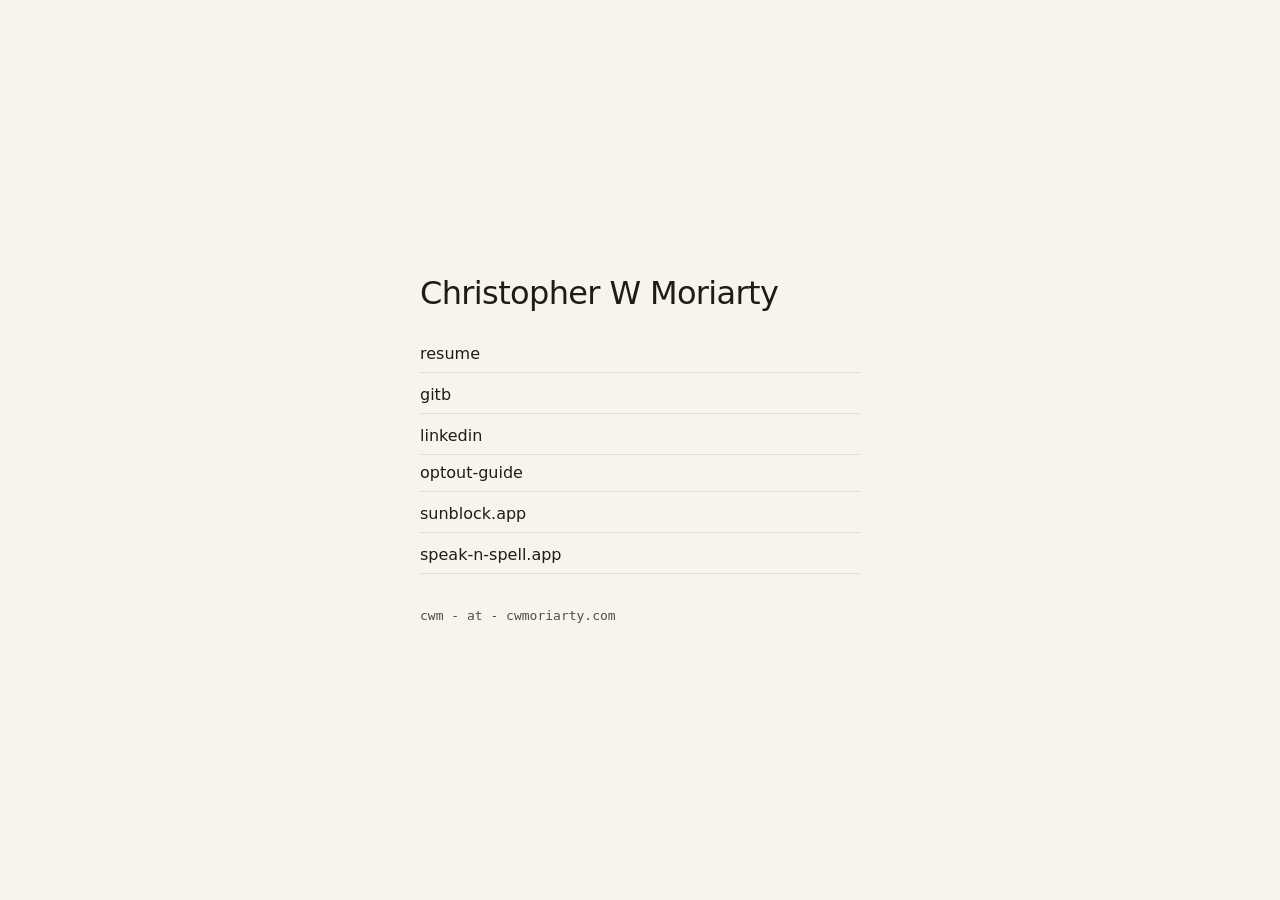
<file: index.html>
<!DOCTYPE html>
<html lang="en">
<head>
  <meta charset="UTF-8">
  <meta name="viewport" content="width=device-width, initial-scale=1">
  <meta name="color-scheme" content="light">
  <title>Christopher W Moriarty</title>
  <style>
    :root {
      --bg-light: #f7f4ee;
      --surface-light: #fdfbf7;
      --border-light: rgba(31, 27, 22, 0.11);
      --text-light: #1f1b16;
      --secondary-light: #544c42;
      --muted-light: #6b6358;
      --accent-light: #146c5c;

      --bg-dark: #141415;
      --surface-dark: #19191b;
      --border-dark: rgba(237, 237, 237, 0.1);
      --text-dark: #ededed;
      --secondary-dark: #a8a8ad;
      --muted-dark: #8c8c93;
      --accent-dark: #4cc38a;

      --bg: var(--bg-light);
      --surface: var(--surface-light);
      --border: var(--border-light);
      --text: var(--text-light);
      --secondary: var(--secondary-light);
      --muted: var(--muted-light);
      --accent: var(--accent-light);

      color-scheme: light dark;
    }

    @media (prefers-color-scheme: dark) {
      :root {
        --bg: var(--bg-dark);
        --surface: var(--surface-dark);
        --border: var(--border-dark);
        --text: var(--text-dark);
        --secondary: var(--secondary-dark);
        --muted: var(--muted-dark);
        --accent: var(--accent-dark);
      }
    }

    @supports (color: light-dark(white, black)) {
      :root {
        --bg: light-dark(var(--bg-light), var(--bg-dark));
        --surface: light-dark(var(--surface-light), var(--surface-dark));
        --border: light-dark(var(--border-light), var(--border-dark));
        --text: light-dark(var(--text-light), var(--text-dark));
        --secondary: light-dark(var(--secondary-light), var(--secondary-dark));
        --muted: light-dark(var(--muted-light), var(--muted-dark));
        --accent: light-dark(var(--accent-light), var(--accent-dark));
      }
    }

    *, *::before, *::after { box-sizing: border-box; }

    body {
      margin: 0;
      min-block-size: 100vh;
      display: grid;
      place-items: center;
      padding: 32px 24px;
      font-family: ui-sans-serif, -apple-system, BlinkMacSystemFont, "Segoe UI", system-ui, sans-serif;
      background-color: var(--bg);
      color: var(--text);
      line-height: 1.5;
      -webkit-font-smoothing: antialiased;
    }

    main {
      inline-size: min(440px, 100%);
    }

    h1 {
      margin: 0 0 24px;
      font-size: clamp(1.5rem, 1.2rem + 1vw, 2rem);
      font-weight: 500;
      line-height: 1.2;
      letter-spacing: -0.02em;
    }

    nav {
      display: flex;
      flex-direction: column;
      gap: 24px;
    }

    .link-group {
      list-style: none;
      margin: 0;
      padding: 0;
      display: flex;
      flex-direction: column;
      gap: 4px;
    }

    .group-label {
      font-family: ui-monospace, "SFMono-Regular", Menlo, Consolas, monospace;
      font-size: 0.75rem;
      color: var(--muted);
      margin-bottom: 4px;
    }

    a {
      display: inline-flex;
      align-items: center;
      justify-content: space-between;
      inline-size: 100%;
      min-block-size: 36px;
      padding: 6px 0;
      color: var(--text);
      text-decoration: none;
      border-bottom: 1px solid var(--border);
      transition: color 140ms cubic-bezier(0.22, 1, 0.36, 1), border-color 140ms cubic-bezier(0.22, 1, 0.36, 1);
    }

    a:hover {
      color: var(--accent);
      border-bottom-color: var(--accent);
    }

    a:focus-visible {
      outline: 2px solid var(--accent);
      outline-offset: 2px;
      border-radius: 4px;
    }

    .meta {
      font-family: ui-monospace, "SFMono-Regular", Menlo, Consolas, monospace;
      font-size: 0.8125rem;
      color: var(--muted);
    }

    footer {
      margin-top: 32px;
      font-family: ui-monospace, "SFMono-Regular", Menlo, Consolas, monospace;
      font-size: 0.8125rem;
      color: var(--secondary);
    }
  </style>
</head>
<body>
  <main>
    <h1>Christopher W Moriarty</h1>
      <div>
        <ul class="link-group" role="list">
          <li><a href="Chris%20Moriarty%20-%20Resume.pdf"><span>resume</span></a></li>
          <li><a href="https://github.com/cwmoriarty" rel="noopener noreferrer"><span>gitb</span></a></li>
          <li><a href="https://www.linkedin.com/in/cwmoriarty/" rel="noopener noreferrer"><span>linkedin</span></a></li>
        </ul>
      </div>
      <div>
        <ul class="link-group" role="list">
          <li><a href="/optout-guide"><span>optout-guide</span></a></li>
          <li><a href="https://sunblock.app" rel="noopener noreferrer"><span>sunblock.app</span></a></li>
          <li><a href="https://speak-n-spell.app" rel="noopener noreferrer"><span>speak-n-spell.app</span></a></li>
        </ul>
      </div>
    </nav>
    <footer>
      <code>cwm - at - cwmoriarty.com</code>
    </footer>
  </main>
</body>
</html>
</file>
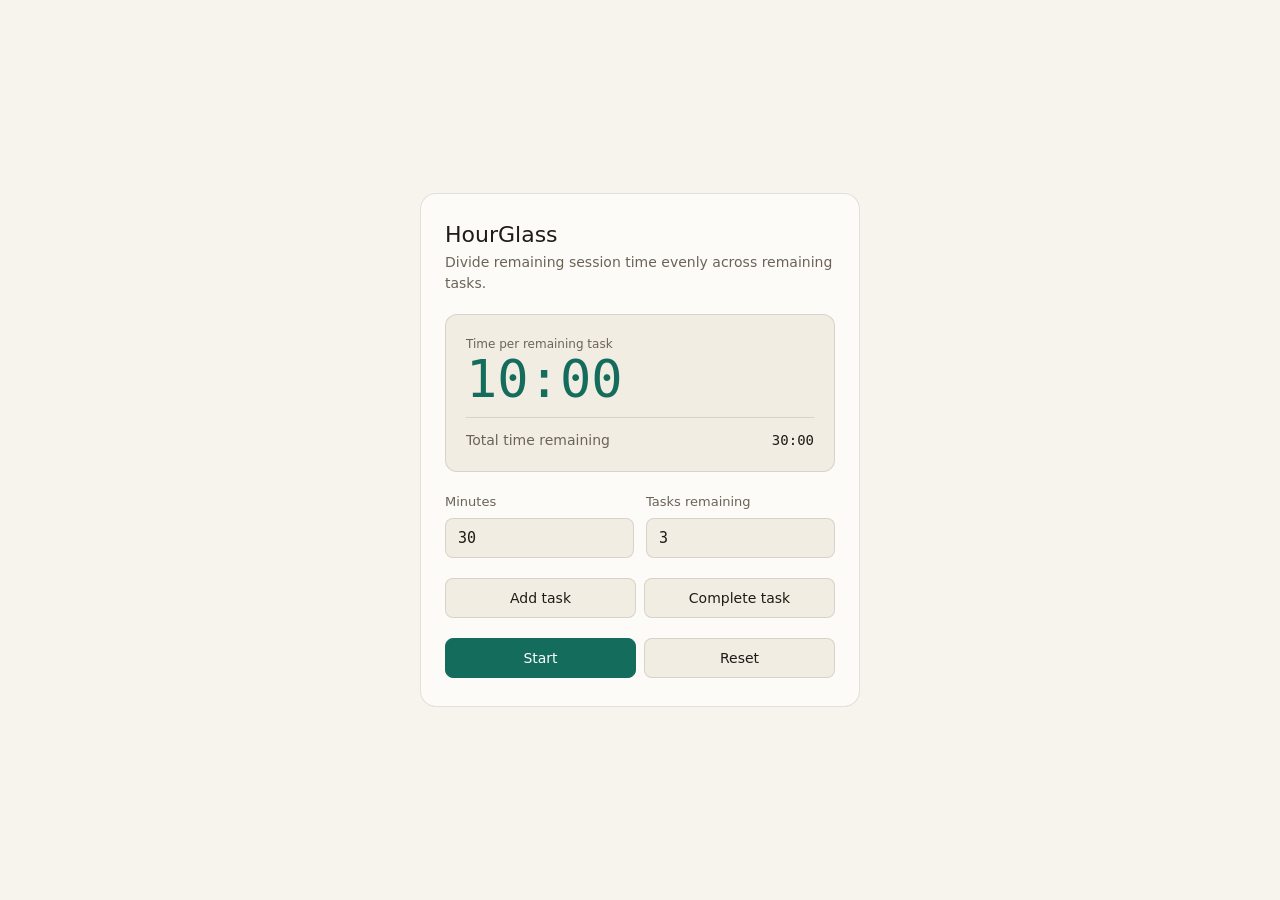
<file: hourglass.html>
<!DOCTYPE html>
<html lang="en">
<head>
  <meta charset="UTF-8">
  <meta name="viewport" content="width=device-width, initial-scale=1">
  <meta name="color-scheme" content="light dark">
  <title>HourGlass — Task Pacing Timer</title>
  <style>
    :root {
      --bg-light: #f7f4ee;
      --card-light: #fdfbf7;
      --raised-light: #f2ede3;
      --border-light: rgba(31, 27, 22, 0.12);
      --text-light: #1f1b16;
      --muted-light: #6b6358;
      --accent-light: #146c5c;
      --accent-ink-light: #ffffff;

      --bg-dark: #141415;
      --card-dark: #19191b;
      --raised-dark: #232325;
      --border-dark: rgba(237, 237, 237, 0.12);
      --text-dark: #ededed;
      --muted-dark: #8c8c93;
      --accent-dark: #4cc38a;
      --accent-ink-dark: #0d1f17;

      --bg: var(--bg-light);
      --card: var(--card-light);
      --raised: var(--raised-light);
      --border: var(--border-light);
      --text: var(--text-light);
      --muted: var(--muted-light);
      --accent: var(--accent-light);
      --accent-ink: var(--accent-ink-light);

      color-scheme: light dark;
    }

    @media (prefers-color-scheme: dark) {
      :root {
        --bg: var(--bg-dark);
        --card: var(--card-dark);
        --raised: var(--raised-dark);
        --border: var(--border-dark);
        --text: var(--text-dark);
        --muted: var(--muted-dark);
        --accent: var(--accent-dark);
        --accent-ink: var(--accent-ink-dark);
      }
    }

    @supports (color: light-dark(white, black)) {
      :root {
        --bg: light-dark(var(--bg-light), var(--bg-dark));
        --card: light-dark(var(--card-light), var(--card-dark));
        --raised: light-dark(var(--raised-light), var(--raised-dark));
        --border: light-dark(var(--border-light), var(--border-dark));
        --text: light-dark(var(--text-light), var(--text-dark));
        --muted: light-dark(var(--muted-light), var(--muted-dark));
        --accent: light-dark(var(--accent-light), var(--accent-dark));
        --accent-ink: light-dark(var(--accent-ink-light), var(--accent-ink-dark));
      }
    }

    *, *::before, *::after { box-sizing: border-box; }

    body {
      margin: 0;
      min-block-size: 100vh;
      display: grid;
      place-items: center;
      padding: 24px;
      font-family: ui-sans-serif, -apple-system, BlinkMacSystemFont, "Segoe UI", system-ui, sans-serif;
      background-color: var(--bg);
      color: var(--text);
      line-height: 1.5;
    }

    main {
      inline-size: min(440px, 100%);
      padding: 28px 24px;
      background-color: var(--card);
      border: 1px solid var(--border);
      border-radius: 16px;
      display: flex;
      flex-direction: column;
      gap: 20px;
    }

    h1 {
      margin: 0;
      font-size: 1.375rem;
      font-weight: 500;
      line-height: 1.2;
    }

    .subtitle {
      margin: 4px 0 0;
      font-size: 0.875rem;
      color: var(--muted);
    }

    .readout {
      padding: 20px;
      background-color: var(--raised);
      border: 1px solid var(--border);
      border-radius: 12px;
      display: flex;
      flex-direction: column;
      gap: 12px;
    }

    .readout-label {
      font-size: 0.75rem;
      color: var(--muted);
    }

    #tasktimer {
      font-family: ui-monospace, "SFMono-Regular", Menlo, Consolas, monospace;
      font-size: clamp(2.5rem, 2rem + 2vw, 3.25rem);
      font-weight: 500;
      line-height: 1;
      font-variant-numeric: tabular-nums;
      color: var(--accent);
    }

    .total-row {
      display: flex;
      justify-content: space-between;
      align-items: baseline;
      padding-top: 12px;
      border-top: 1px solid var(--border);
      font-size: 0.875rem;
      color: var(--muted);
    }

    #timer {
      font-family: ui-monospace, "SFMono-Regular", Menlo, Consolas, monospace;
      font-variant-numeric: tabular-nums;
      color: var(--text);
      font-weight: 500;
    }

    .inputs {
      display: grid;
      grid-template-columns: 1fr 1fr;
      gap: 12px;
    }

    label {
      display: flex;
      flex-direction: column;
      gap: 6px;
      font-size: 0.8125rem;
      color: var(--muted);
      font-weight: 500;
    }

    input[type="number"] {
      inline-size: 100%;
      min-block-size: 40px;
      padding: 8px 12px;
      border-radius: 8px;
      border: 1px solid var(--border);
      background-color: var(--raised);
      color: var(--text);
      font-family: ui-monospace, "SFMono-Regular", Menlo, Consolas, monospace;
      font-size: 0.9375rem;
    }

    .controls {
      display: flex;
      gap: 8px;
      flex-wrap: wrap;
    }

    button {
      flex: 1;
      min-block-size: 40px;
      padding: 8px 14px;
      border-radius: 8px;
      border: 1px solid var(--border);
      background-color: var(--raised);
      color: var(--text);
      font-family: inherit;
      font-size: 0.875rem;
      font-weight: 500;
      cursor: pointer;
    }

    button.primary {
      background-color: var(--accent);
      border-color: var(--accent);
      color: var(--accent-ink);
    }

    :where(button, input):focus-visible {
      outline: 2px solid var(--accent);
      outline-offset: 2px;
    }
  </style>
</head>
<body>
  <main>
    <header>
      <h1 id="title">HourGlass</h1>
      <p class="subtitle">Divide remaining session time evenly across remaining tasks.</p>
    </header>

    <div class="readout" aria-live="off">
      <div>
        <div class="readout-label">Time per remaining task</div>
        <div id="tasktimer">10:00</div>
      </div>
      <div class="total-row">
        <span>Total time remaining</span>
        <span id="timer">30:00</span>
      </div>
    </div>

    <div class="inputs">
      <label for="minutesInput">
        Minutes
        <input type="number" id="minutesInput" value="30" min="1" max="1440">
      </label>
      <label for="tasksInput">
        Tasks remaining
        <input type="number" id="tasksInput" value="3" min="0" max="999">
      </label>
    </div>

    <div class="controls">
      <button type="button" id="addTaskBtn">Add task</button>
      <button type="button" id="completeTaskBtn">Complete task</button>
    </div>

    <div class="controls">
      <button type="button" id="startBtn" class="primary">Start</button>
      <button type="button" id="resetBtn">Reset</button>
    </div>
  </main>

  <script>
    (function () {
      "use strict";

      var minutesEl = document.getElementById("minutesInput");
      var tasksEl = document.getElementById("tasksInput");
      var timerEl = document.getElementById("timer");
      var taskTimerEl = document.getElementById("tasktimer");
      var titleEl = document.getElementById("title");
      var startBtn = document.getElementById("startBtn");
      var resetBtn = document.getElementById("resetBtn");
      var addTaskBtn = document.getElementById("addTaskBtn");
      var completeTaskBtn = document.getElementById("completeTaskBtn");

      var timerInterval = null;
      var timeRemaining = 30 * 60;
      var hasStarted = false;
      var countTasks = 3;

      function formatClock(totalSeconds) {
        var safe = Math.max(0, Math.floor(totalSeconds));
        var mins = Math.floor(safe / 60);
        var secs = safe % 60;
        return mins + ":" + String(secs).padStart(2, "0");
      }

      function render() {
        timerEl.textContent = formatClock(timeRemaining);
        if (countTasks <= 0) {
          taskTimerEl.textContent = "Done";
        } else {
          taskTimerEl.textContent = formatClock(timeRemaining / countTasks);
        }
        tasksEl.value = String(countTasks);
      }

      function stopTimer() {
        if (timerInterval) {
          clearInterval(timerInterval);
          timerInterval = null;
        }
        startBtn.textContent = "Start";
      }

      function tick() {
        if (timeRemaining <= 0) {
          stopTimer();
          titleEl.textContent = "HourGlass — Time up";
          render();
          return;
        }
        timeRemaining -= 1;
        render();
      }

      startBtn.addEventListener("click", function () {
        if (timerInterval) {
          stopTimer();
          return;
        }
        if (!hasStarted || timeRemaining <= 0) {
          var mins = parseInt(minutesEl.value, 10);
          timeRemaining = (Number.isFinite(mins) && mins > 0 ? mins : 1) * 60;
          hasStarted = true;
        }
        titleEl.textContent = "HourGlass";
        timerInterval = setInterval(tick, 1000);
        startBtn.textContent = "Pause";
        render();
      });

      resetBtn.addEventListener("click", function () {
        stopTimer();
        hasStarted = false;
        var mins = parseInt(minutesEl.value, 10);
        timeRemaining = (Number.isFinite(mins) && mins > 0 ? mins : 30) * 60;
        titleEl.textContent = "HourGlass";
        render();
      });

      addTaskBtn.addEventListener("click", function () {
        countTasks += 1;
        render();
      });

      completeTaskBtn.addEventListener("click", function () {
        countTasks = Math.max(0, countTasks - 1);
        render();
      });

      tasksEl.addEventListener("input", function () {
        var val = parseInt(tasksEl.value, 10);
        countTasks = Number.isFinite(val) && val >= 0 ? val : 0;
        render();
      });

      minutesEl.addEventListener("change", function () {
        if (!hasStarted) {
          var mins = parseInt(minutesEl.value, 10);
          timeRemaining = (Number.isFinite(mins) && mins > 0 ? mins : 1) * 60;
          render();
        }
      });

      render();
    })();
  </script>
</body>
</html>
</file>
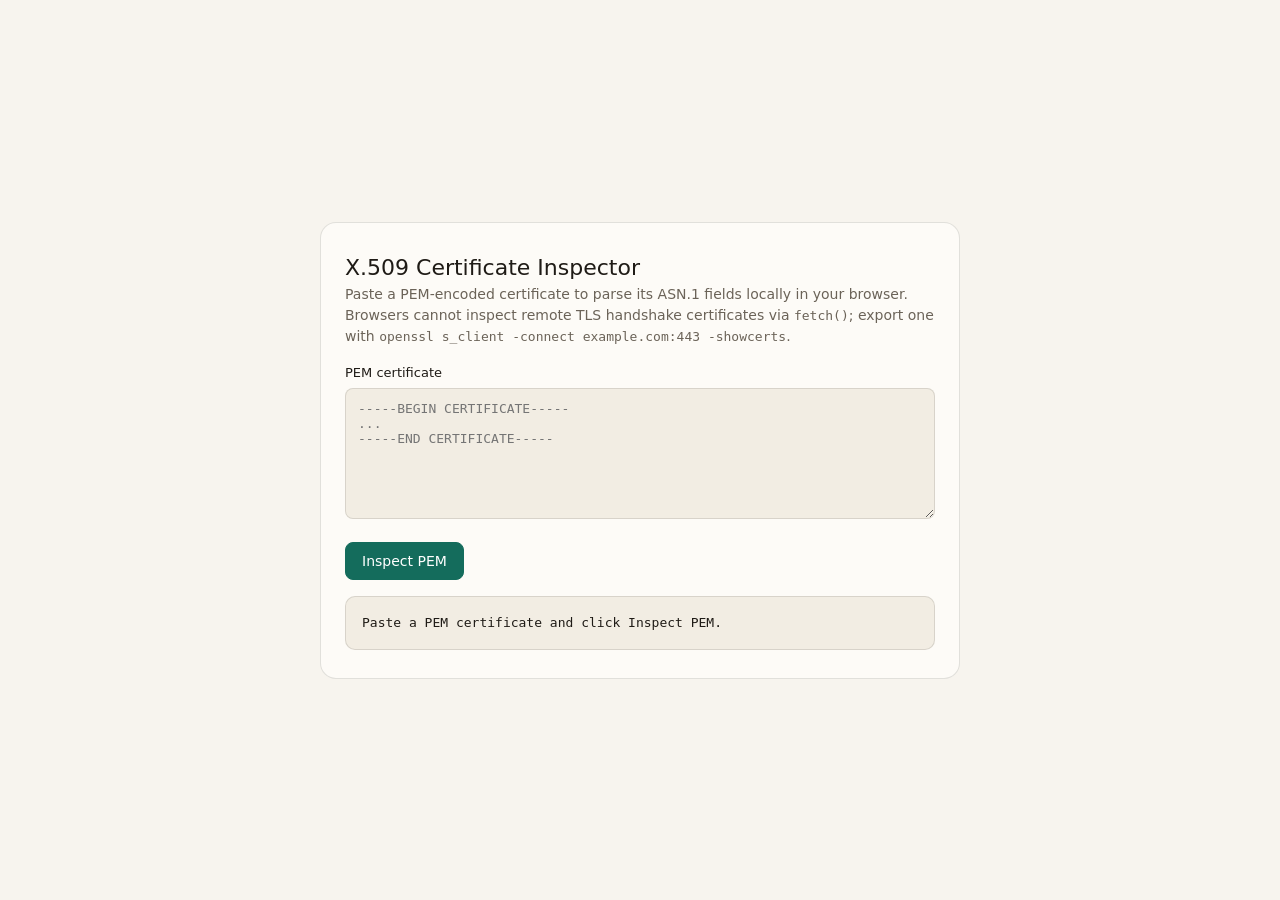
<file: ssl.html>
<!DOCTYPE html>
<html lang="en">
<head>
  <meta charset="UTF-8">
  <meta name="viewport" content="width=device-width, initial-scale=1">
  <meta name="color-scheme" content="light dark">
  <title>X.509 Certificate Inspector</title>
  <style>
    :root {
      --bg-light: #f7f4ee;
      --card-light: #fdfbf7;
      --raised-light: #f2ede3;
      --border-light: rgba(31, 27, 22, 0.12);
      --text-light: #1f1b16;
      --muted-light: #6b6358;
      --accent-light: #146c5c;
      --accent-ink-light: #ffffff;
      --danger-light: #b91c1c;

      --bg-dark: #141415;
      --card-dark: #19191b;
      --raised-dark: #232325;
      --border-dark: rgba(237, 237, 237, 0.12);
      --text-dark: #ededed;
      --muted-dark: #8c8c93;
      --accent-dark: #4cc38a;
      --accent-ink-dark: #0d1f17;
      --danger-dark: #f06569;

      --bg: var(--bg-light);
      --card: var(--card-light);
      --raised: var(--raised-light);
      --border: var(--border-light);
      --text: var(--text-light);
      --muted: var(--muted-light);
      --accent: var(--accent-light);
      --accent-ink: var(--accent-ink-light);
      --danger: var(--danger-light);

      color-scheme: light dark;
    }

    @media (prefers-color-scheme: dark) {
      :root {
        --bg: var(--bg-dark);
        --card: var(--card-dark);
        --raised: var(--raised-dark);
        --border: var(--border-dark);
        --text: var(--text-dark);
        --muted: var(--muted-dark);
        --accent: var(--accent-dark);
        --accent-ink: var(--accent-ink-dark);
        --danger: var(--danger-dark);
      }
    }

    @supports (color: light-dark(white, black)) {
      :root {
        --bg: light-dark(var(--bg-light), var(--bg-dark));
        --card: light-dark(var(--card-light), var(--card-dark));
        --raised: light-dark(var(--raised-light), var(--raised-dark));
        --border: light-dark(var(--border-light), var(--border-dark));
        --text: light-dark(var(--text-light), var(--text-dark));
        --muted: light-dark(var(--muted-light), var(--muted-dark));
        --accent: light-dark(var(--accent-light), var(--accent-dark));
        --accent-ink: light-dark(var(--accent-ink-light), var(--accent-ink-dark));
        --danger: light-dark(var(--danger-light), var(--danger-dark));
      }
    }

    *, *::before, *::after { box-sizing: border-box; }

    body {
      margin: 0;
      min-block-size: 100vh;
      display: grid;
      place-items: center;
      padding: 24px;
      font-family: ui-sans-serif, -apple-system, BlinkMacSystemFont, "Segoe UI", system-ui, sans-serif;
      background-color: var(--bg);
      color: var(--text);
      line-height: 1.5;
    }

    main {
      inline-size: min(640px, 100%);
      padding: 28px 24px;
      background-color: var(--card);
      border: 1px solid var(--border);
      border-radius: 16px;
      display: flex;
      flex-direction: column;
      gap: 16px;
    }

    h1 {
      margin: 0;
      font-size: 1.375rem;
      font-weight: 500;
    }

    p {
      margin: 0;
      font-size: 0.875rem;
      color: var(--muted);
    }

    label {
      display: block;
      font-size: 0.8125rem;
      font-weight: 500;
      margin-bottom: 6px;
    }

    textarea {
      inline-size: 100%;
      padding: 12px;
      border-radius: 8px;
      border: 1px solid var(--border);
      background-color: var(--raised);
      color: var(--text);
      font-family: ui-monospace, "SFMono-Regular", Menlo, Consolas, monospace;
      font-size: 0.8125rem;
      resize: vertical;
    }

    .actions {
      display: flex;
      gap: 8px;
      align-items: center;
      flex-wrap: wrap;
    }

    button {
      min-block-size: 38px;
      padding: 8px 16px;
      border-radius: 8px;
      border: 1px solid var(--accent);
      background-color: var(--accent);
      color: var(--accent-ink);
      font-family: inherit;
      font-size: 0.875rem;
      font-weight: 500;
      cursor: pointer;
    }

    .output {
      margin: 0;
      padding: 16px;
      border-radius: 10px;
      border: 1px solid var(--border);
      background-color: var(--raised);
      font-family: ui-monospace, "SFMono-Regular", Menlo, Consolas, monospace;
      font-size: 0.8125rem;
      white-space: pre-wrap;
      overflow-wrap: anywhere;
    }

    .output.is-error {
      color: var(--danger);
    }

    code {
      font-family: ui-monospace, "SFMono-Regular", Menlo, Consolas, monospace;
      font-size: 0.8125rem;
    }

    :where(button, textarea):focus-visible {
      outline: 2px solid var(--accent);
      outline-offset: 2px;
    }
  </style>
</head>
<body>
  <main>
    <header>
      <h1>X.509 Certificate Inspector</h1>
      <p>Paste a PEM-encoded certificate to parse its ASN.1 fields locally in your browser. Browsers cannot inspect remote TLS handshake certificates via <code>fetch()</code>; export one with <code>openssl s_client -connect example.com:443 -showcerts</code>.</p>
    </header>

    <div>
      <label for="pemInput">PEM certificate</label>
      <textarea id="pemInput" rows="7" spellcheck="false" placeholder="-----BEGIN CERTIFICATE-----&#10;...&#10;-----END CERTIFICATE-----"></textarea>
    </div>

    <div class="actions">
      <button type="button" id="inspectBtn">Inspect PEM</button>
    </div>

    <pre id="sslCertInfo" class="output" aria-live="polite">Paste a PEM certificate and click Inspect PEM.</pre>
  </main>

  <script>
    (function () {
      "use strict";

      var pemInput = document.getElementById("pemInput");
      var inspectBtn = document.getElementById("inspectBtn");
      var outputEl = document.getElementById("sslCertInfo");

      function decodeBase64(pem) {
        var clean = pem
          .replace(/-----BEGIN CERTIFICATE-----/g, "")
          .replace(/-----END CERTIFICATE-----/g, "")
          .replace(/\s+/g, "");
        if (!clean) throw new Error("No PEM data provided.");
        var binary = atob(clean);
        var bytes = new Uint8Array(binary.length);
        for (var i = 0; i < binary.length; i++) {
          bytes[i] = binary.charCodeAt(i);
        }
        return bytes;
      }

      function parseASN1(bytes) {
        var offset = 0;

        function readLength() {
          if (offset >= bytes.length) throw new Error("Unexpected end of ASN.1 data.");
          var len = bytes[offset++];
          if (len & 0x80) {
            var count = len & 0x7f;
            if (count === 0 || count > 4) throw new Error("Unsupported ASN.1 length.");
            len = 0;
            for (var i = 0; i < count; i++) {
              len = (len << 8) | bytes[offset++];
            }
          }
          return len;
        }

        function readNode() {
          if (offset >= bytes.length) throw new Error("Truncated ASN.1 node.");
          var tag = bytes[offset++];
          var constructed = Boolean(tag & 0x20);
          var len = readLength();
          var start = offset;
          var end = start + len;
          if (end > bytes.length) throw new Error("ASN.1 length exceeds buffer.");

          var sub = [];
          if (constructed) {
            while (offset < end) {
              sub.push(readNode());
            }
          } else {
            offset = end;
          }
          return { tag: tag, bytes: bytes.subarray(start, end), sub: sub };
        }

        return readNode();
      }

      function decodeText(bytes) {
        return new TextDecoder("utf-8", { fatal: false }).decode(bytes);
      }

      function formatName(rdnSeq) {
        if (!rdnSeq || !rdnSeq.sub) return "Unknown";
        var parts = [];
        rdnSeq.sub.forEach(function (setNode) {
          if (setNode.sub && setNode.sub[0] && setNode.sub[0].sub && setNode.sub[0].sub[1]) {
            parts.push(decodeText(setNode.sub[0].sub[1].bytes));
          }
        });
        return parts.join(", ") || "Unknown";
      }

      function parseCertificate(bytes) {
        var root = parseASN1(bytes);
        var tbs = root.sub[0];
        if (!tbs || !tbs.sub || tbs.sub.length < 6) {
          throw new Error("Input does not look like an X.509 certificate.");
        }
        var hasExplicitVersion = (tbs.sub[0].tag & 0xe0) === 0xa0;
        var idx = hasExplicitVersion ? 1 : 0;
        var issuer = formatName(tbs.sub[idx + 2]);
        var validity = tbs.sub[idx + 3];
        var subject = formatName(tbs.sub[idx + 4]);
        var validFrom = validity && validity.sub[0] ? decodeText(validity.sub[0].bytes) : "Unknown";
        var validTo = validity && validity.sub[1] ? decodeText(validity.sub[1].bytes) : "Unknown";
        return { issuer: issuer, subject: subject, validFrom: validFrom, validTo: validTo };
      }

      inspectBtn.addEventListener("click", function () {
        try {
          var bytes = decodeBase64(pemInput.value);
          var info = parseCertificate(bytes);
          outputEl.classList.remove("is-error");
          outputEl.textContent =
            "Subject:    " + info.subject + "\n" +
            "Issuer:     " + info.issuer + "\n" +
            "Valid From: " + info.validFrom + "\n" +
            "Valid To:   " + info.validTo;
        } catch (err) {
          outputEl.classList.add("is-error");
          outputEl.textContent = "Error: " + (err && err.message ? err.message : "Invalid certificate.");
        }
      });
    })();
  </script>
</body>
</html>
</file>
